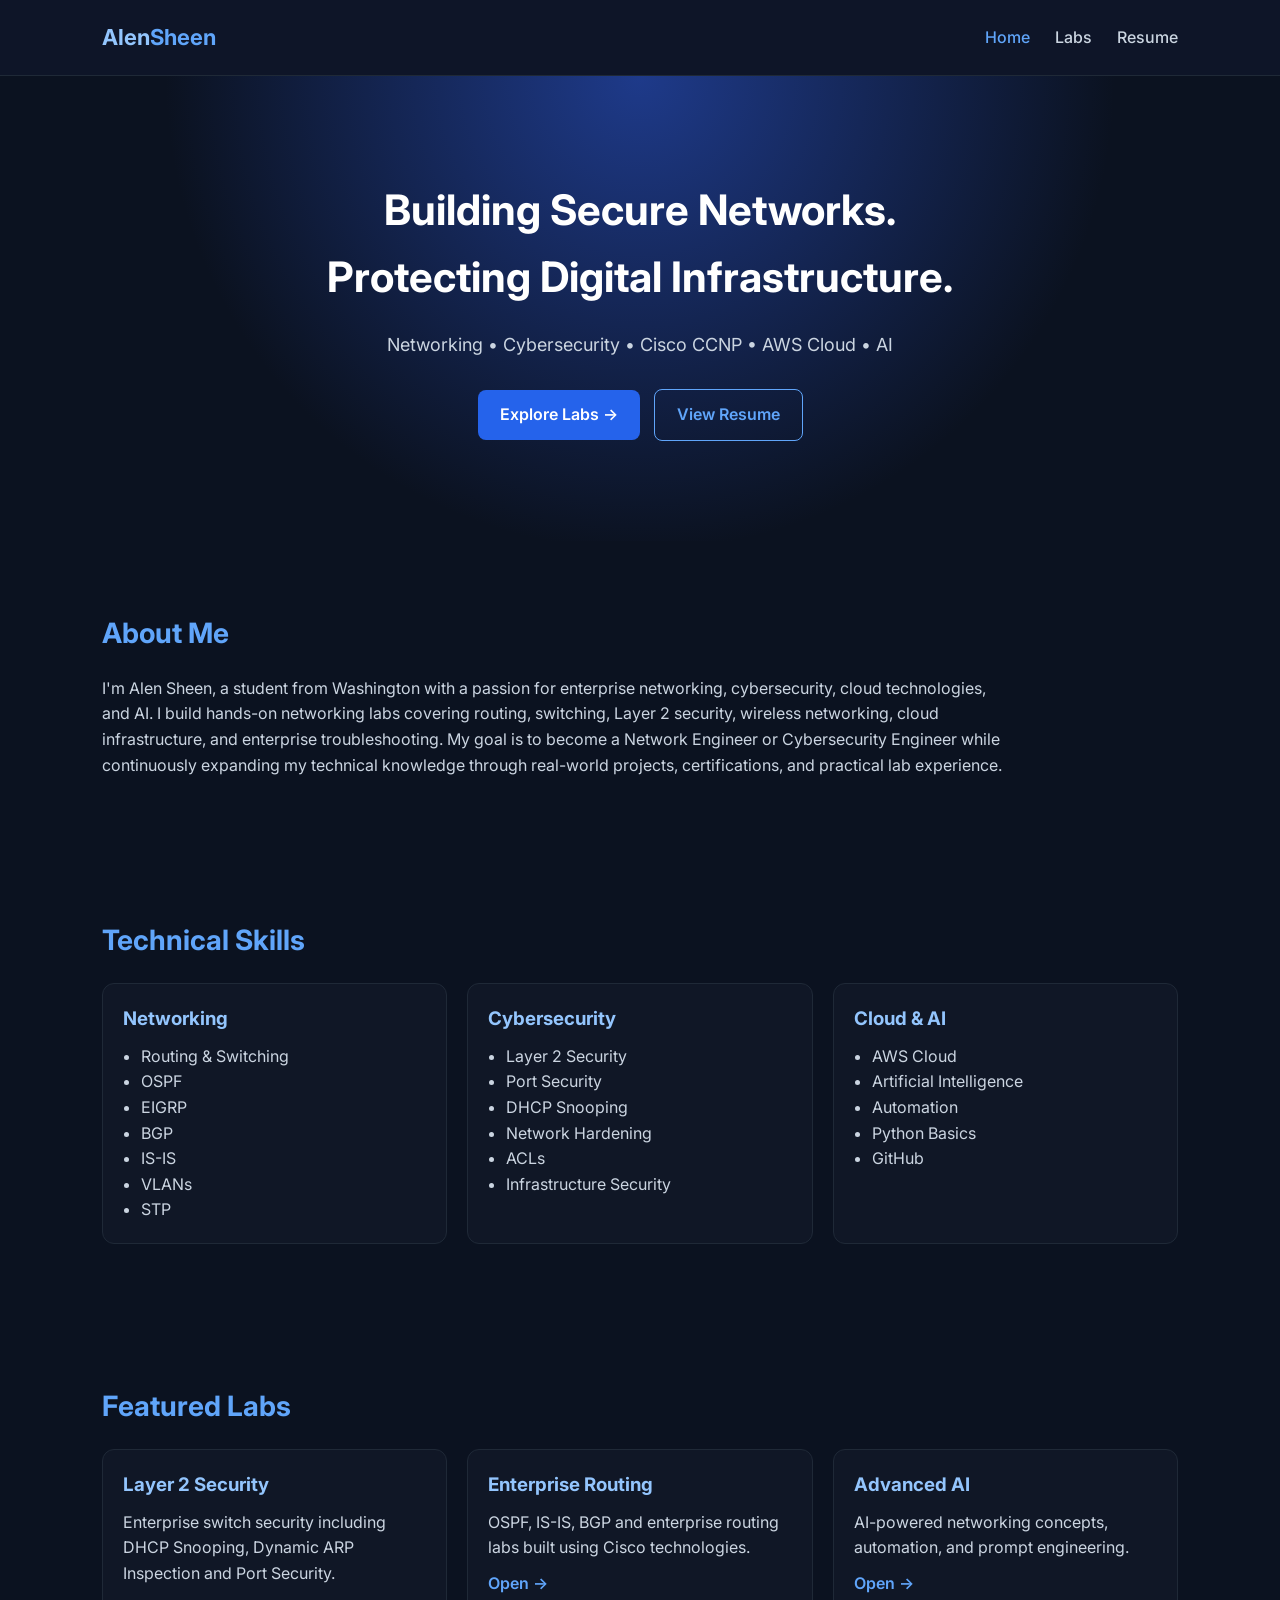
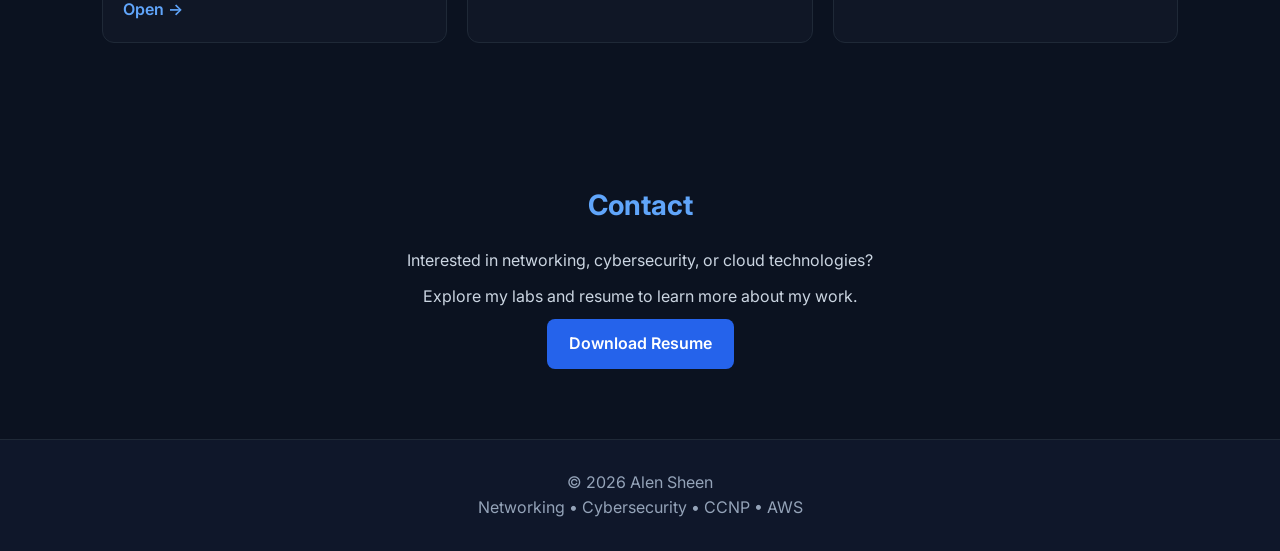
<file: index.html>
<!DOCTYPE html>
<html lang="en">

<head>

<meta charset="UTF-8">
<meta name="viewport" content="width=device-width, initial-scale=1.0">

<title>Alen Sheen | Network Engineer Portfolio</title>

<link rel="stylesheet" href="style.css">

<link rel="preconnect" href="https://fonts.googleapis.com">
<link rel="preconnect" href="https://fonts.gstatic.com" crossorigin>

<link href="https://fonts.googleapis.com/css2?family=Inter:wght@300;400;500;600;700&display=swap" rel="stylesheet">

</head>

<body>

<header>

<nav class="navbar">

<div class="logo">

Alen<span>Sheen</span>

</div>

<ul class="nav-links">

<li><a href="index.html" class="active">Home</a></li>

<li><a href="labs.html">Labs</a></li>

<li><a href="resume.pdf" target="_blank">Resume</a></li>

</ul>

</nav>

<div class="hero">

<div class="hero-text">

<h1>

Building Secure Networks.<br>

Protecting Digital Infrastructure.

</h1>

<p>

Networking • Cybersecurity • Cisco CCNP • AWS Cloud • AI

</p>

<div class="hero-buttons">

<a href="labs.html" class="btn">

Explore Labs →

</a>

<a href="resume.pdf" class="btn-outline" target="_blank">

View Resume

</a>

</div>

</div>

</div>

</header>

<section class="about">

<div class="section-title">

<h2>About Me</h2>

</div>

<p>

I'm Alen Sheen, a student from Washington with a passion for enterprise networking,
cybersecurity, cloud technologies, and AI.

I build hands-on networking labs covering routing, switching,
Layer 2 security, wireless networking, cloud infrastructure,
and enterprise troubleshooting.

My goal is to become a Network Engineer or Cybersecurity Engineer
while continuously expanding my technical knowledge through real-world projects,
certifications, and practical lab experience.

</p>

</section>

<section class="skills">

<div class="section-title">

<h2>Technical Skills</h2>

</div>

<div class="cards">

<div class="card">

<h3>Networking</h3>

<ul>

<li>Routing & Switching</li>

<li>OSPF</li>

<li>EIGRP</li>

<li>BGP</li>

<li>IS-IS</li>

<li>VLANs</li>

<li>STP</li>

</ul>

</div>

<div class="card">

<h3>Cybersecurity</h3>

<ul>

<li>Layer 2 Security</li>

<li>Port Security</li>

<li>DHCP Snooping</li>

<li>Network Hardening</li>

<li>ACLs</li>

<li>Infrastructure Security</li>

</ul>

</div>

<div class="card">

<h3>Cloud & AI</h3>

<ul>

<li>AWS Cloud</li>

<li>Artificial Intelligence</li>

<li>Automation</li>

<li>Python Basics</li>

<li>GitHub</li>

</ul>

</div>

</div>

</section>

<section class="featured">

<div class="section-title">

<h2>Featured Labs</h2>

</div>

<div class="cards">

<div class="card">

<h3>Layer 2 Security</h3>

<p>

Enterprise switch security including DHCP Snooping,
Dynamic ARP Inspection and Port Security.

</p>

<a href="labs.html">

Open →

</a>

</div>

<div class="card">

<h3>Enterprise Routing</h3>

<p>

OSPF, IS-IS, BGP and enterprise routing labs
built using Cisco technologies.

</p>

<a href="labs.html">

Open →

</a>

</div>

<div class="card">

<h3>Advanced AI</h3>

<p>

AI-powered networking concepts,
automation,
and prompt engineering.

</p>

<a href="labs.html">

Open →

</a>

</div>

</div>

</section>

<section class="contact">

<div class="section-title">

<h2>Contact</h2>

</div>

<p>

Interested in networking, cybersecurity, or cloud technologies?

</p>

<p>

Explore my labs and resume to learn more about my work.

</p>

<a href="resume.pdf" class="btn">

Download Resume

</a>

</section>

<footer>

<p>

© 2026 Alen Sheen

</p>

<p>

Networking • Cybersecurity • CCNP • AWS

</p>

</footer>

</body>

</html>
</file>
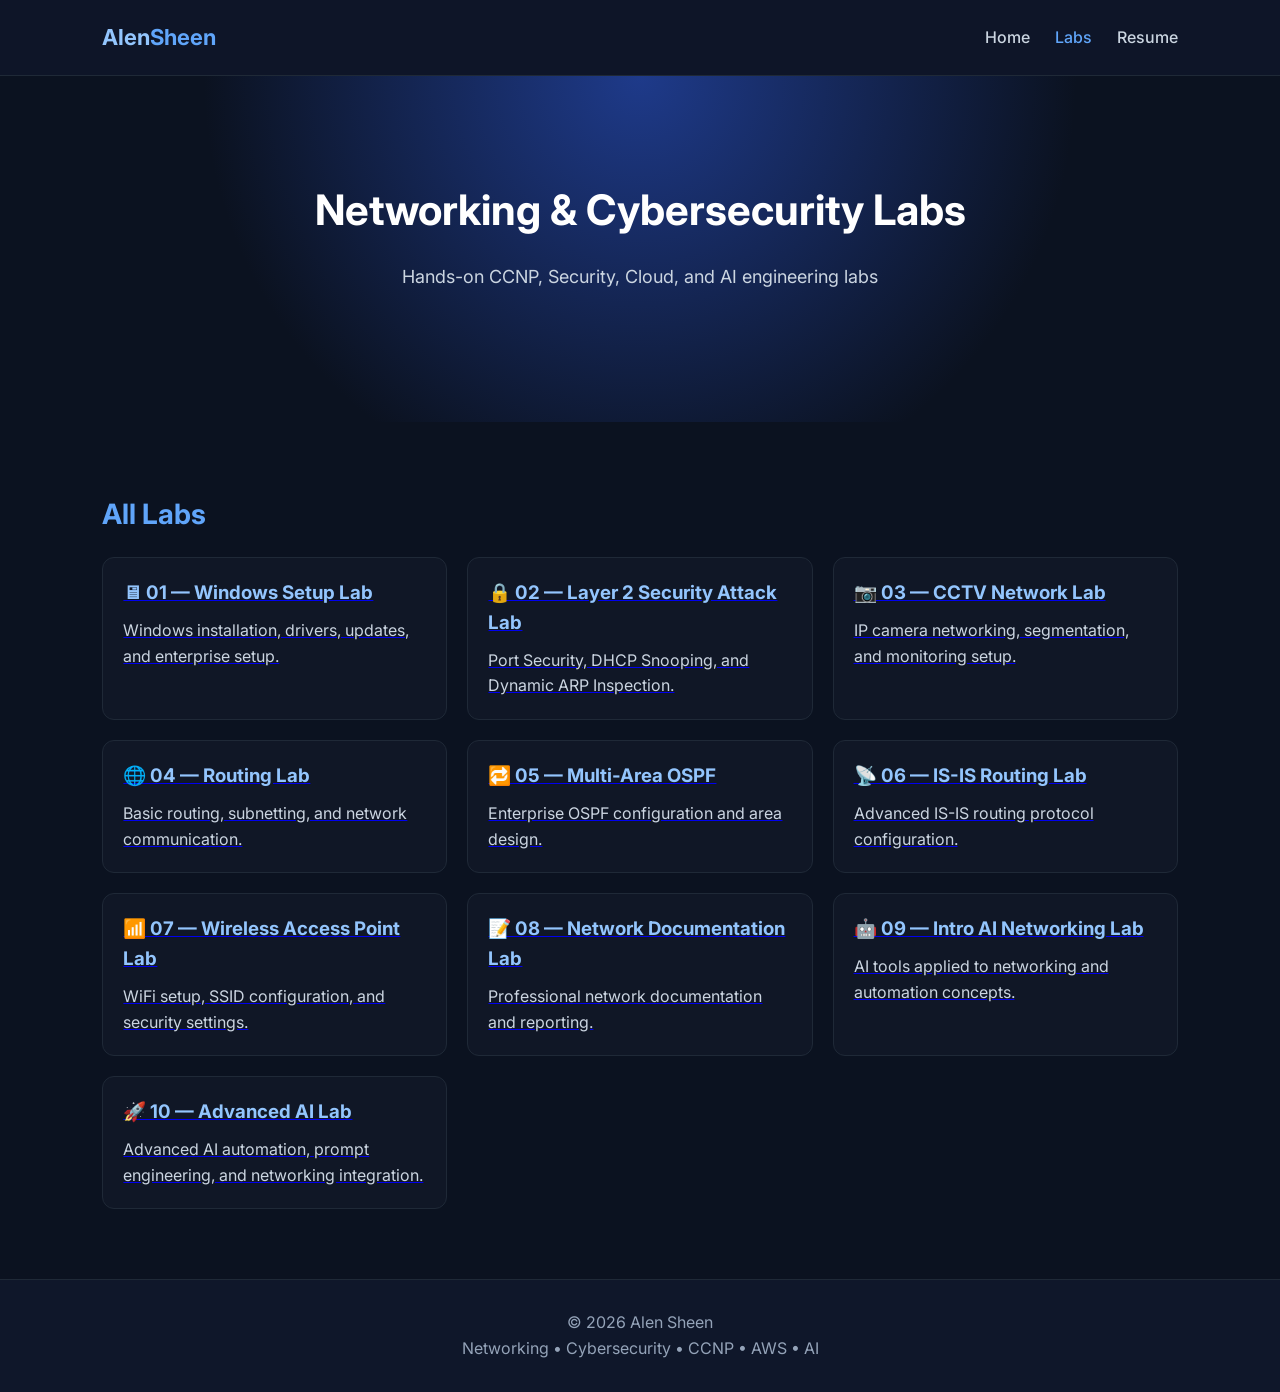
<file: labs.html>
<!DOCTYPE html>
<html lang="en">

<head>

<meta charset="UTF-8">
<meta name="viewport" content="width=device-width, initial-scale=1.0">

<title>Labs | Alen Sheen</title>

<link rel="stylesheet" href="style.css">

<link href="https://fonts.googleapis.com/css2?family=Inter:wght@300;400;500;600;700&display=swap" rel="stylesheet">

</head>

<body>

<!-- NAVBAR -->
<nav class="navbar">

<div class="logo">
Alen<span>Sheen</span>
</div>

<ul class="nav-links">
<li><a href="index.html">Home</a></li>
<li><a href="labs.html" class="active">Labs</a></li>
<li><a href="resume.pdf" target="_blank">Resume</a></li>
</ul>

</nav>

<!-- HEADER -->
<header class="hero">

<h1>Networking & Cybersecurity Labs</h1>

<p>Hands-on CCNP, Security, Cloud, and AI engineering labs</p>

</header>

<!-- LABS SECTION -->
<section>

<div class="section-title">
<h2>All Labs</h2>
</div>

<div class="cards">

<!-- LAB 1 -->
<a class="card" href="01_windows_setup.docx">
<h3>🖥 01 — Windows Setup Lab</h3>
<p>Windows installation, drivers, updates, and enterprise setup.</p>
</a>

<!-- LAB 2 -->
<a class="card" href="02_layer2_security.docx">
<h3>🔒 02 — Layer 2 Security Attack Lab</h3>
<p>Port Security, DHCP Snooping, and Dynamic ARP Inspection.</p>
</a>

<!-- LAB 3 -->
<a class="card" href="03_cctv_network.docx">
<h3>📷 03 — CCTV Network Lab</h3>
<p>IP camera networking, segmentation, and monitoring setup.</p>
</a>

<!-- LAB 4 -->
<a class="card" href="04_routing_lab.docx">
<h3>🌐 04 — Routing Lab</h3>
<p>Basic routing, subnetting, and network communication.</p>
</a>

<!-- LAB 5 -->
<a class="card" href="05_ospf_multi_area.docx">
<h3>🔁 05 — Multi-Area OSPF</h3>
<p>Enterprise OSPF configuration and area design.</p>
</a>

<!-- LAB 6 -->
<a class="card" href="06_isis_routing.docx">
<h3>📡 06 — IS-IS Routing Lab</h3>
<p>Advanced IS-IS routing protocol configuration.</p>
</a>

<!-- LAB 7 -->
<a class="card" href="07_access_point_config.docx">
<h3>📶 07 — Wireless Access Point Lab</h3>
<p>WiFi setup, SSID configuration, and security settings.</p>
</a>

<!-- LAB 8 -->
<a class="card" href="08_network_writeup.docx">
<h3>📝 08 — Network Documentation Lab</h3>
<p>Professional network documentation and reporting.</p>
</a>

<!-- LAB 9 -->
<a class="card" href="09_ai_lab.docx">
<h3>🤖 09 — Intro AI Networking Lab</h3>
<p>AI tools applied to networking and automation concepts.</p>
</a>

<!-- LAB 10 (NEW) -->
<a class="card" href="10_advanced_ai_lab.docx">
<h3>🚀 10 — Advanced AI Lab</h3>
<p>Advanced AI automation, prompt engineering, and networking integration.</p>
</a>

</div>

</section>

<!-- FOOTER -->
<footer>

<p>© 2026 Alen Sheen</p>
<p>Networking • Cybersecurity • CCNP • AWS • AI</p>

</footer>

</body>

</html>
</file>
<file: style.css>
/* =========================
   GLOBAL STYLES
========================= */

* {
    margin: 0;
    padding: 0;
    box-sizing: border-box;
}

body {
    font-family: 'Inter', Arial, sans-serif;
    background: #0b1220;
    color: #e5e7eb;
    line-height: 1.6;
}

/* =========================
   NAVBAR
========================= */

.navbar {
    display: flex;
    justify-content: space-between;
    align-items: center;
    padding: 20px 8%;
    background: rgba(15, 23, 42, 0.9);
    position: sticky;
    top: 0;
    backdrop-filter: blur(10px);
    border-bottom: 1px solid #1f2937;
    z-index: 1000;
}

.logo {
    font-size: 22px;
    font-weight: 700;
    color: #93c5fd;
}

.logo span {
    color: #60a5fa;
}

.nav-links {
    list-style: none;
    display: flex;
    gap: 25px;
}

.nav-links a {
    text-decoration: none;
    color: #cbd5e1;
    font-weight: 500;
    transition: 0.3s;
}

.nav-links a:hover,
.nav-links a.active {
    color: #60a5fa;
}

/* =========================
   HERO SECTION
========================= */

.hero {
    padding: 100px 8%;
    text-align: center;
    background: radial-gradient(circle at top, #1e3a8a, transparent 60%);
}

.hero h1 {
    font-size: 42px;
    font-weight: 700;
    margin-bottom: 20px;
    color: #ffffff;
}

.hero p {
    font-size: 18px;
    color: #cbd5e1;
    margin-bottom: 30px;
}

/* =========================
   BUTTONS
========================= */

.btn {
    display: inline-block;
    padding: 12px 22px;
    background: #2563eb;
    color: white;
    border-radius: 8px;
    text-decoration: none;
    font-weight: 600;
    transition: 0.3s;
}

.btn:hover {
    background: #1d4ed8;
    transform: translateY(-2px);
}

.btn-outline {
    display: inline-block;
    padding: 12px 22px;
    border: 1px solid #60a5fa;
    color: #60a5fa;
    border-radius: 8px;
    text-decoration: none;
    font-weight: 600;
    margin-left: 10px;
    transition: 0.3s;
}

.btn-outline:hover {
    background: #60a5fa;
    color: #0b1220;
}

/* =========================
   SECTIONS
========================= */

section {
    padding: 70px 8%;
}

.section-title h2 {
    font-size: 28px;
    margin-bottom: 20px;
    color: #60a5fa;
}

/* =========================
   ABOUT
========================= */

.about p {
    max-width: 900px;
    color: #cbd5e1;
}

/* =========================
   CARDS
========================= */

.cards {
    display: grid;
    grid-template-columns: repeat(auto-fit, minmax(260px, 1fr));
    gap: 20px;
}

.card {
    background: rgba(17, 24, 39, 0.9);
    border: 1px solid #1f2937;
    padding: 20px;
    border-radius: 12px;
    transition: 0.3s;
}

.card:hover {
    transform: translateY(-6px);
    border-color: #3b82f6;
    box-shadow: 0 10px 25px rgba(59, 130, 246, 0.2);
}

.card h3 {
    color: #93c5fd;
    margin-bottom: 10px;
}

.card p {
    color: #cbd5e1;
}

.card ul {
    padding-left: 18px;
    color: #cbd5e1;
}

.card a {
    display: inline-block;
    margin-top: 10px;
    color: #60a5fa;
    text-decoration: none;
    font-weight: 600;
}

/* =========================
   CONTACT
========================= */

.contact {
    text-align: center;
}

.contact p {
    color: #cbd5e1;
    margin-bottom: 10px;
}

/* =========================
   FOOTER
========================= */

footer {
    text-align: center;
    padding: 30px;
    background: #0f172a;
    border-top: 1px solid #1f2937;
    color: #94a3b8;
}

/* =========================
   MOBILE RESPONSIVE
========================= */

@media (max-width: 768px) {

    .hero h1 {
        font-size: 28px;
    }

    .nav-links {
        gap: 15px;
        font-size: 14px;
    }

    .cards {
        grid-template-columns: 1fr;
    }

    .btn-outline {
        margin-left: 0;
        margin-top: 10px;
    }
}
</file>
